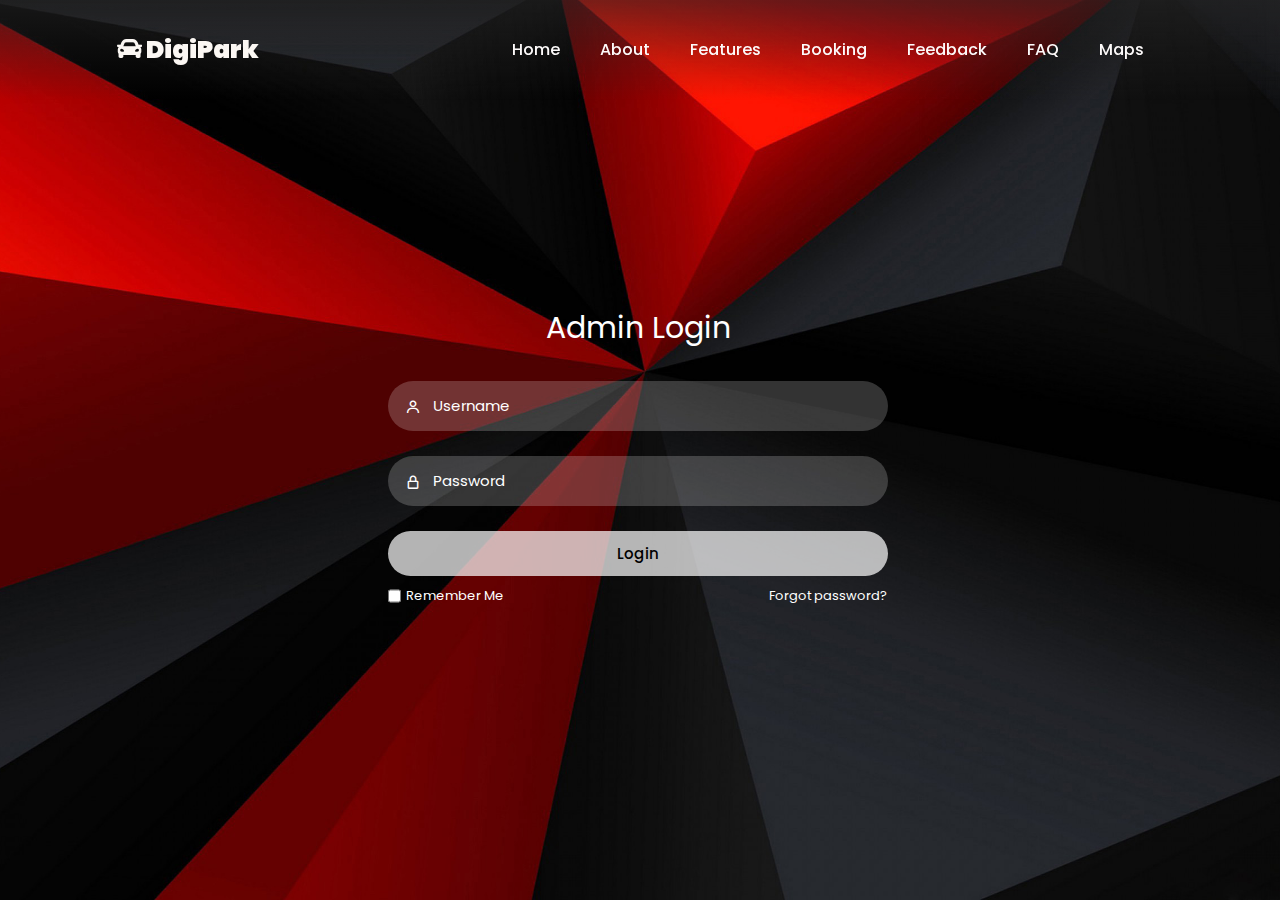
<file: admin.html>
<!DOCTYPE html>
<html lang="en">

<head>
    <meta charset="UTF-8">
    <meta http-equiv="X-UA-Compatible" content="IE=edge">
    <meta name="viewport" content="width=device-width, initial-scale=1.0">
    <link href='https://unpkg.com/boxicons@2.1.4/css/boxicons.min.css' rel='stylesheet'>
    <link rel="icon"
        href="https://th.bing.com/th/id/R.33188087cf6a123799680dc0a24c4fc9?rik=cz%2bF95ucYeqNTQ&riu=http%3a%2f%2fcdn.onlinewebfonts.com%2fsvg%2fimg_536537.png&ehk=43CeBbfojJycVA0MymUZI0u9RSV82dlWaMbv667C3nY%3d&risl=&pid=ImgRaw&r=0"
        type="image/png/gif">
    <link rel="stylesheet" href="https://cdnjs.cloudflare.com/ajax/libs/font-awesome/5.15.2/css/all.min.css">
    <link rel="stylesheet" href="admin.css">
    <title>DigiPark | Admin Login</title>
</head>

<body>
    <div class="wrapper">
        <nav class="nav">
            <div class="nav-logo" onclick="mainpage()">
                <p><i class="fas fa-car"></i> DigiPark</p>
            </div>
            <div class="nav-menu" id="navMenu">
                <ul>
                    <li><a href="index.html" class="link active">Home</a></li>
                    <li><a href="index.html#features" class="link active">About</a></li>
                    <li><a href="index.html#about" class="link active">Features</a></li>
                    <li><a href="index.html#booking" class="link">Booking</a></li>
                    <li><a href="index.html#contact" class="link">Feedback</a></li>
                    <li><a href="index.html#faq" class="link">FAQ</a></li>
                    <li><a href="index.html#maps" class="link">Maps</a></li>

                </ul>
            </div>
            <div class="nav-menu-btn">
                <i class="bx bx-menu" onclick="myMenuFunction()"></i>
            </div>
        </nav>
        <div class="form-box">

            <div class="login-container" id="login">
                <form onsubmit="verifylogin()">
                    <div class="top">
                        <header>Admin Login</header>
                    </div>
                    <div class="input-box">
                        <input type="text" class="input-field" placeholder="Username" id="adminname" required>
                        <i class="bx bx-user"></i>
                    </div>
                    <div class="input-box">
                        <input type="password" class="input-field" placeholder="Password" id="adminpass" required>
                        <i class="bx bx-lock-alt"></i>
                    </div>
                    <div class="input-box">
                        <input type="submit" class="submit" value="Login">
                    </div>
                </form>
                <div class="two-col">
                    <div class="one">
                        <input type="checkbox" id="login-check">
                        <label for="login-check"> Remember Me</label>
                    </div>
                    <div class="two">
                        <p id="forgotpass" onclick="hackerbhai()">Forgot password?</p>
                    </div>
                </div>
            </div>
        </div>
    </div>
</body>

<script src="script.js"></script>

</html>
</file>
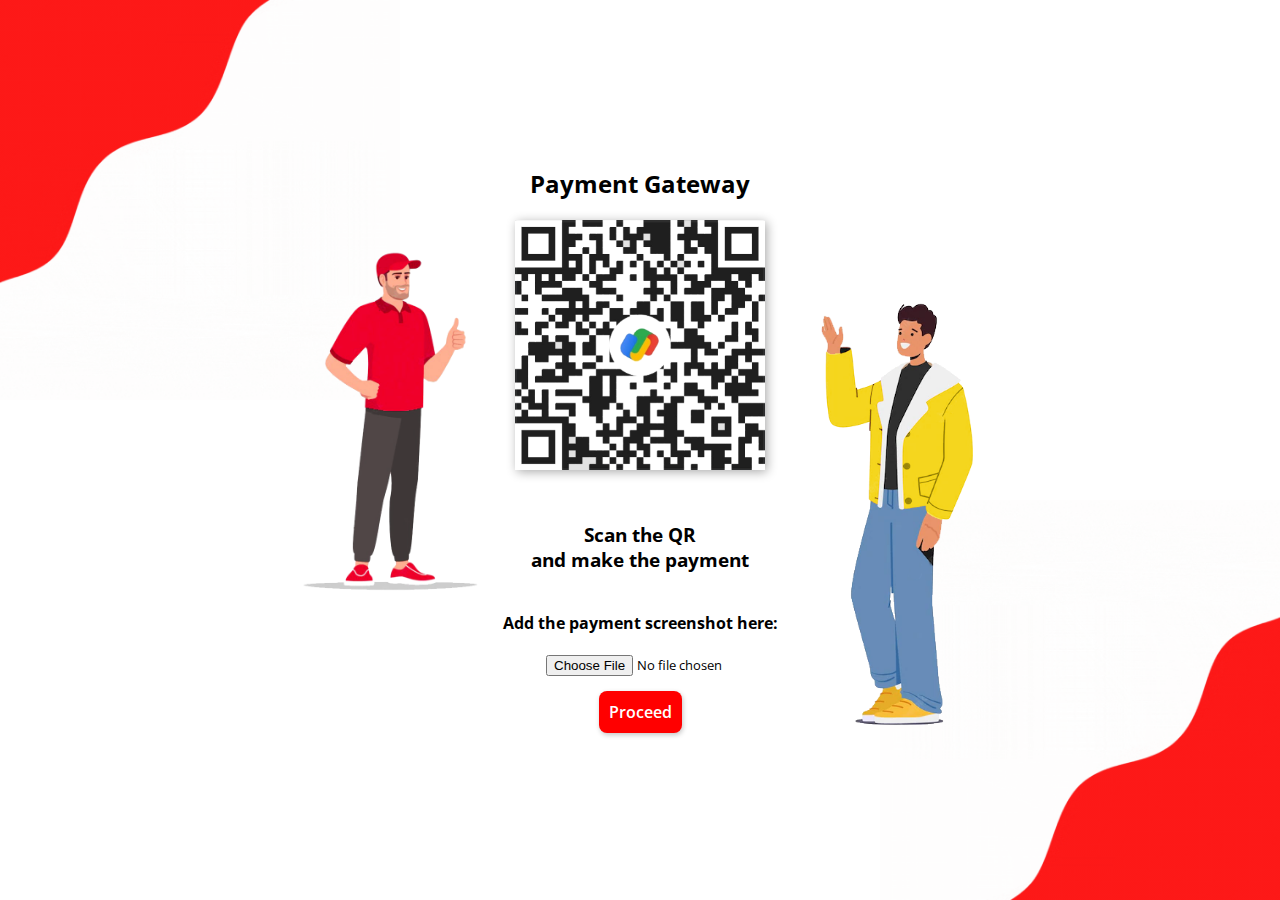
<file: payment.html>
<!DOCTYPE html>
<html lang="en">

<head>
    <meta charset="UTF-8">
    <meta name="viewport" content="width=device-width, initial-scale=1.0">
    <link rel="icon"
        href="https://th.bing.com/th/id/R.33188087cf6a123799680dc0a24c4fc9?rik=cz%2bF95ucYeqNTQ&riu=http%3a%2f%2fcdn.onlinewebfonts.com%2fsvg%2fimg_536537.png&ehk=43CeBbfojJycVA0MymUZI0u9RSV82dlWaMbv667C3nY%3d&risl=&pid=ImgRaw&r=0"
        type="image/png/gif">
    <title>DigiPark | Payment</title>
    <link rel="icon"
        href="https://th.bing.com/th/id/R.33188087cf6a123799680dc0a24c4fc9?rik=cz%2bF95ucYeqNTQ&riu=http%3a%2f%2fcdn.onlinewebfonts.com%2fsvg%2fimg_536537.png&ehk=43CeBbfojJycVA0MymUZI0u9RSV82dlWaMbv667C3nY%3d&risl=&pid=ImgRaw&r=0"
        type="image/png/gif">
    <link rel="preconnect" href="https://fonts.gstatic.com">
    <link href="https://fonts.googleapis.com/css2?family=Open+Sans:wght@300;400;600&display=swap" rel="stylesheet">
    <link rel="stylesheet" href="https://cdnjs.cloudflare.com/ajax/libs/font-awesome/5.15.2/css/all.min.css">
    <link rel="stylesheet" href="payment.css">
    <link rel="stylesheet" href="slotbooking.css">
</head>

<body>
    <section id="headsec">
        <div>
            <h2>Payment Gateway</h2>
        </div>
        <div id="div2">
            <img src="images/QR Code.png" id="img1" alt="error loading QR">
            <img src="images/payment man.png" id="img2" alt="error loading image">
            <img src="images/payment man 2.png" id="img3" alt="error loading image">
        </div>
        <div>
            <h3 id="ruppees">
            </h3>
            <h3>
                Scan the QR <br>and make the payment
            </h3>
        </div>
        <div>
            <form onsubmit="paymentconfirm()" >
                <div>
                    <h4> Add the payment screenshot here:</h4>
                    <input type="file" id="filebtn" onchange="checking()" accept="image/*" required>
                </div>
                <div id="confirmingdiv">
                    <input type="submit" id="proceedbtn" value="Proceed">
                </div>
                <div id="urlpreview" style="display: none;" >
        
                </div>
            </form>
        </div>

        <div>
            <img src="./images/Untitled design (17).gif" class="tryingit" alt="error">
        </div>
        <div>
            <img src="./images/Untitled design (17).gif" class="tryingit2" alt="error">
        </div>
        <div>
            <img src="./images/yessss.gif" class="tryingit3" alt="error">
        </div>
    </section>

</body>
<script src="payment.js"></script>

</html>
</file>
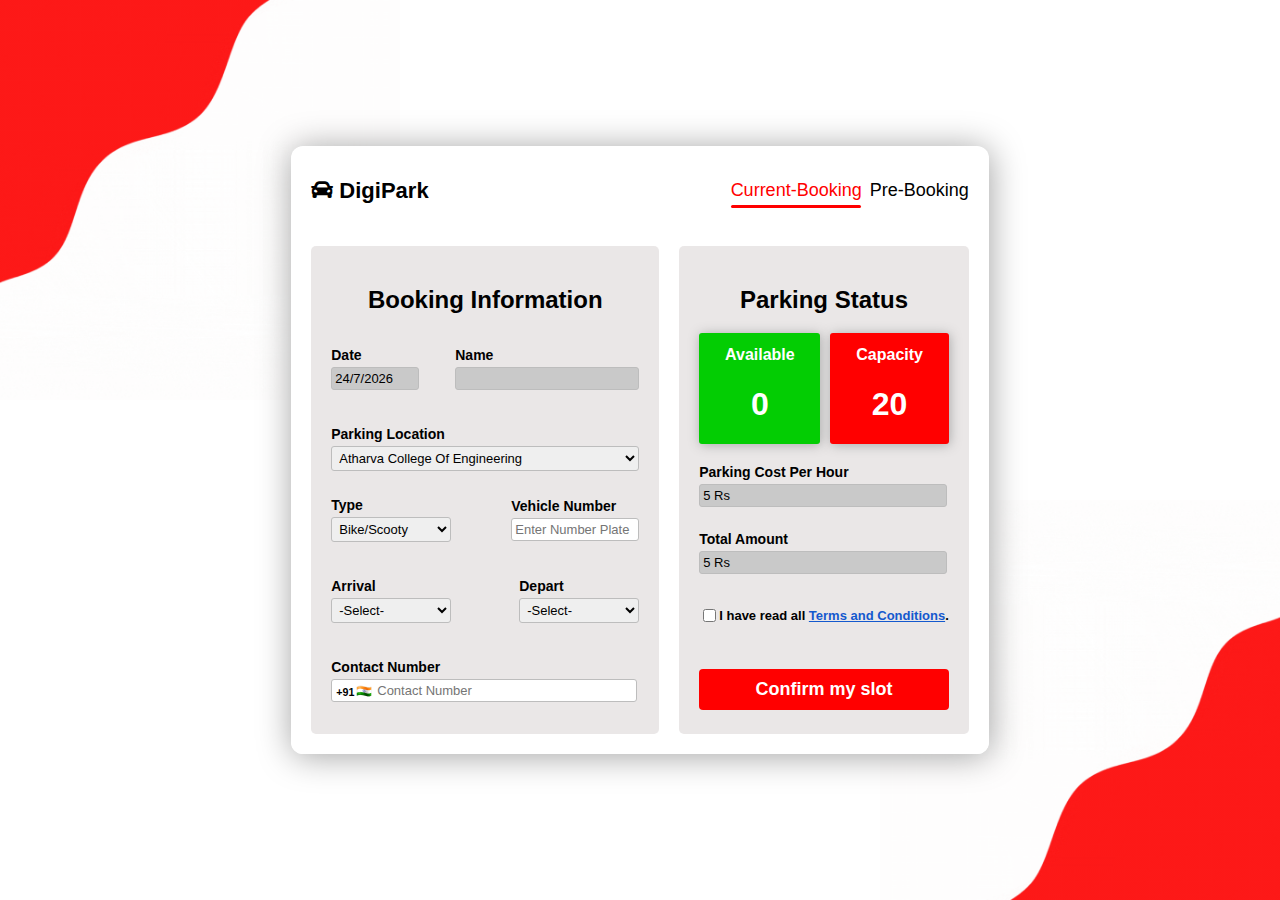
<file: slotbooking.html>
<!DOCTYPE html>
<html lang="en">

<head>
    <meta charset="UTF-8">
    <meta name="viewport" content="width=device-width, initial-scale=1.0">
    <link rel="icon"
        href="https://th.bing.com/th/id/R.33188087cf6a123799680dc0a24c4fc9?rik=cz%2bF95ucYeqNTQ&riu=http%3a%2f%2fcdn.onlinewebfonts.com%2fsvg%2fimg_536537.png&ehk=43CeBbfojJycVA0MymUZI0u9RSV82dlWaMbv667C3nY%3d&risl=&pid=ImgRaw&r=0"
        type="image/png/gif">
    <link rel="stylesheet" href="https://cdnjs.cloudflare.com/ajax/libs/font-awesome/5.15.2/css/all.min.css">
    <title>DigiPark | Slot Booking</title>
    <link rel="stylesheet" href="slotbooking.css">
</head>

<body>
    <div class="container">
        <div class="innercontainer">
            <div class="subcontainer">

                <div class="headofform">
                    <p id="phead"><i class="fas fa-car"></i> DigiPark</p>
                    <div class="headlinks">

                        <p id="p1" onclick="displaynow1(), resettimings(),placedes()">Current-Booking</p>
                        <p id="p2" onclick="displaynow2(), comingsoon()">Pre-Booking</p>
                        <hr id="hr1">
                        <hr id="hr2">




                    </div>
                </div>

                <form onsubmit="confirmslot()">
                    <div class="twoparts">
                        <div class="lightgrey1">
                            <h2>Booking Information</h2>
                            <div class="fp1">
                                <div>
                                    <p>Date</p>
                                    <input type="text" id="fp11" style="background-color:rgb(201, 201, 201); cursor:not-allowed;" class="smallwidth settingpadding" readonly>
                                </div>
                                <div>
                                    <p>Name</p>
                                    <input id="fp12" type="text" class="settingpadding" readonly>
                                </div>
                            </div>
                            <div class="fp2">
                                <div>
                                    <p>Parking Location</p>
                                    <select id="fp21" onchange="placedes(),totalprice(),changept()" class="fullwidth settingpadding" required>
                                        <option value="ACOE">Atharva College Of Engineering</option>
                                        <option value="Mall1">Infiniti Mall</option>
                                        <option value="Mall2">Inorbit Mall</option>
                                    </select>
                                </div>
                            </div>
                            <div class="fp3">
                                <div>
                                    <p>Type</p>
                                    <select id="fp31" class="settingpadding mediumwidth" onchange="totalprice()" required>
                                        <option value="Two Wheeler">Bike/Scooty</option>
                                        <option value="Car">Car</option>
                                    </select>
                                </div>
                                <div>
                                    <p>Vehicle Number</p>
                                    <input id="fp32" required type="text" class="mediumwidth settingpadding"
                                        onblur="uppercaseit()" placeholder="Enter Number Plate">
                                </div>
                            </div>
                            <div class="fp4">
                                <div class="div1">
                                    <p>Arrival</p>
                                    <select id="fp41" onchange="totalprice(),spaceavailable()" required class="mediumwidth settingpadding">
                                        <option value=""></option>
                                    </select>
                                </div>
                                <div>
                                    <p>Depart</p>
                                    <select id="fp42" onchange="totalprice(),spaceavailable()" required class="mediumwidth settingpadding">
                                        <option value=""></option>
                                    </select>
                                </div>
                            </div>
                            <div class="fp5">
                                <div class="hopes">
                                    <img src="./images/indian flag.png" id="hopesimg" alt="error loading image">
                                    <h6 id="hopesh6">+91</h6>
                                    <p>Contact Number</p>
                                    <input type="number" id="fp51" class="settingpadding" placeholder="Contact Number" required>
                                </div>
                            </div>
                        </div>

                        <div class="lightgrey2">
                            <h2>Parking Status</h2>
                            <div class="fp6">
                                <div class="fp6div1">
                                    <h4>Available</h4>
                                    <h1 id="fp61">0</h1>
                                </div>
                                <div class="fp6div2">
                                    <h4>Capacity</h4>
                                    <h1 id="fp62">20</h1>
                                </div>
                            </div>
                            <div>
                                <p>Parking Cost Per Hour</p>
                                <input type="text" class="fullwidth settingpadding" id="fp71" placeholder="0" readonly>
                            </div>
                            <div>
                                <p>Total Amount</p>
                                <input type="text" class="fullwidth settingpadding" id="fp81" placeholder="0" readonly>
                            </div>
                            <div class="checking">
                                <input type="checkbox" id="fp91" required>
                                <p>I have read all <a href="#">Terms and Conditions</a>.</p>
                            </div>
                            <div>
                                <input type="submit" id="finalconfirm" class="fullwidth submitbtn" value="Confirm my slot">
                            </div>
                        </div>
                    </div>
                </form>
            </div>
        </div>
    </div>
    </div>
    <div>
        <img src="./images/Untitled design (17).gif" class="tryingit" alt="error">
    </div>
    <div>
        <img src="./images/Untitled design (17).gif" class="tryingit2" alt="error">
    </div>
    <div>
        <img src="./images/yessss.gif" class="tryingit3" alt="error">
    </div>
</body>


<script src="slotbooking.js"></script>
<script src="slotprebooking.js"></script>

</html>
</file>
<file: admin.css>
@import url('https://fonts.googleapis.com/css2?family=Poppins:wght@400;500&display=swap');
*{  
    margin: 0;
    padding: 0;
    box-sizing: border-box;
    font-family: 'Poppins', sans-serif;
}
body{
    background: url('./images/adminbg.jpg');
    background-size: cover;
    background-repeat: no-repeat;
    background-position: top center;
    background-attachment: fixed;
    overflow: hidden;
}
.wrapper{
    display: flex;
    justify-content: center;
    align-items: center;
    min-height: 100vh;
}
.nav{
    position: fixed;
    top: 0;
    
    display: flex;
    justify-content: space-around;
    width: 100%;
    height: 100px;
    line-height: 100px;
    background: linear-gradient(rgba(39,39,39, 0.6), transparent);
    z-index: 100;
}
.nav-logo p{
    color: rgb(251, 247, 243);
    font-size: 25px;
    font-weight: 900;
    cursor: pointer;
}

.nav-menu ul{
    display: flex;
}
.nav-menu ul li{
    list-style-type: none;
}
.nav-menu ul li .link{
    text-decoration: none;
    font-weight: 500;
    color: #fdfafa;
    padding-bottom: 14px;
    margin: 0 20px;

}
.link:hover, .active:hover{
    border-bottom: 2px solid #fff;
}
.nav-button .btn{
    width: 90px;
    height: 40px;
    font-weight: 500;
    background: rgba(255, 255, 255, 0.4);
    border: none;
    border-radius: 30px;
    cursor: pointer;
    transition: .3s ease;
    
}
.btn:hover{
    background: rgba(255, 255, 255, 0.3);
}
#registerBtn{
    margin-left: 4px;
    
}
.btn.white-btn{

    background: rgba(244, 240, 240, 0.7);
}
.btn.btn.white-btn:hover{
    background: rgba(255, 255, 255, 0.5);
}
.nav-menu-btn{
    display: none;
}
.form-box{
    position: relative;
    display: flex;
    align-items: center;
    justify-content: center;
    width: 512px;
    height: 420px;
    overflow: hidden;
    z-index: 2;
}
.login-container{
    position: absolute;
    left: 4px;
    width: 500px;
    display: flex;
    flex-direction: column;
    transition: .5s ease-in-out;
}
.register-container{
    position: absolute;
    right: -520px;
    width: 500px;
    display: flex;
    flex-direction: column;
    transition: .5s ease-in-out;
}
.top span{
    color: #fff;
    font-size: small;
    padding: 10px 0;
    display: flex;
    justify-content: center;
}
.top span a{
    font-weight: 500;
    color: #fff;
    margin-left: 5px;
}
header{
    color: #fff;
    font-size: 30px;
    text-align: center;
    padding: 10px 0 30px 0;
}
.two-forms{
    display: flex;
    gap: 10px;
}
.input-field{
    font-size: 15px;
    background: rgba(255, 255, 255, 0.2);
    color: #fff;
    height: 50px;
    width: 100%;
    padding: 0 10px 0 45px;
    border: none;
    border-radius: 30px;
    outline: none;
    transition: .2s ease;
}
.input-field:hover, .input-field:focus{
    background: rgba(255, 255, 255, 0.25);
}
::-webkit-input-placeholder{
    color: #fff;
}
.input-box i{
    position: relative;
    top: -35px;
    left: 17px;
    color: #fff;
}
.submit{
    font-size: 15px;
    font-weight: 500;
    color: black;
    height: 45px;
    width: 100%;
    border: none;
    border-radius: 30px;
    outline: none;
    background: rgba(255, 255, 255, 0.7);
    cursor: pointer;
    transition: .3s ease-in-out;
}
.submit:hover{
    background: rgba(255, 255, 255, 0.5);
    box-shadow: 1px 5px 7px 1px rgba(0, 0, 0, 0.2);
}
.two-col{
    display: flex;
    justify-content: space-between;
    color: #fff;
    font-size: small;
    margin-top: 10px;
}
.two-col .one{
    display: flex;
    gap: 5px;
}
.two label a{
    text-decoration: none;
    color: #fff;
}
.two label a:hover{
    text-decoration: underline;
}
#forgotpass:hover{
    cursor: pointer;
    text-decoration: underline;
}
@media only screen and (max-width: 786px){
    .nav-button{
        display: none;
    }
    .nav-menu.responsive{
        top: 100px;
    }
    .nav-menu{
        position: absolute;
        top: -800px;
        display: flex;
        justify-content: center;
        background: rgba(255, 255, 255, 0.2);
        width: 100%;
        height: 90vh;
        backdrop-filter: blur(20px);
        transition: .3s;
    }
    .nav-menu ul{
        flex-direction: column;
        text-align: center;
    }
    .nav-menu-btn{
        display: block;
    }
    .nav-menu-btn i{
        font-size: 25px;
        color: #fff;
        padding: 10px;
        background: rgba(255, 255, 255, 0.2);
        border-radius: 50%;
        cursor: pointer;
        transition: .3s;
    }
    .nav-menu-btn i:hover{
        background: rgba(255, 255, 255, 0.15);
    }
}
@media only screen and (max-width: 540px) {
    .wrapper{
        min-height: 100vh;
    }
    .form-box{
        width: 100%;
        height: 500px;
    }
    .register-container, .login-container{
        width: 100%;
        padding: 0 20px;
    }
    .register-container .two-forms{
        flex-direction: column;
        gap: 0;
    }
}
</file>
<file: payment.css>
*{
    font-family: 'Open Sans', sans-serif;
}
body{
    display:flex;
    align-items: center;
    justify-content: center;
    height:98vh;
}
#ruppees{
    font-size: 30px;
    margin-bottom: 3px;
    font-weight:bold;
    color: rgb(2, 173, 2);
}
#headsec{
    display: flex;
    align-items: center;
    justify-content: center;
    flex-direction: column;
    height: 100%;
}
#div2{
    position: relative;
}
#img1{
    z-index: -2;
    user-select: none;
    width: 250px;
    box-shadow: 2px 2px 10px rgb(171, 171, 171);
}
#img2{
    z-index: -2;
    user-select: none;
    position:absolute;
    left:-230px;
    top:20px;
    width:200px;
}
#img3{
    z-index: -2;
    user-select: none;
    position:absolute;
    right:-230px;
    top:10px;
    width:200px;
}
#headsec div{
    display: flex;
    align-items: center;
    flex-direction: column;
    justify-content: center;
    text-align: center;
}
#proceedbtn{
    font-size: 16px;
    font-weight: 600;
    margin-top:15px;
    margin-bottom: 20px;
    background-color: red;
    color:white;
    border:none;
    padding:10px;
    border-radius:8px;
    cursor: pointer;
    box-shadow: 1px 2px 5px 0px rgb(198, 198, 198);
}
#proceedbtn2{
    font-weight: 600;
    font-size: 16px;
    margin-top:15px;
    margin-bottom: 20px;
    background-color: red;
    color:rgb(230, 229, 229);
    border:none;
    cursor:not-allowed;
    padding:10px;
    border-radius:8px;
    box-shadow: 1px 2px 5px 0px rgb(198, 198, 198);
}
#filebtn{
    margin-left:50px;
}

@media (max-width:698px){
    #img2,#img3{
        display: none;
    }
}
</file>
<file: slotbooking.css>
body{
    position: relative;
    margin:0;
    padding: 0;
    font-family: Helvetica, sans-serif;
    height: 100vh;
}
.container{
   display: flex;
   align-items: center;
   justify-content: center;
    width:100vw;
    height: 100%;
    
}
.innercontainer{
    background-color: white;
    display: flex;
    align-items: center;
    justify-content: center;
    box-shadow: 1px 2px 34px  rgb(161, 161, 161);
    margin: 10px;
    border-radius: 12px;
}
.headofform{
    display: flex;
    align-items: center;
    justify-content: space-between;
    padding-left: 20px;
    padding-right: 20px;
    padding-top: 10px;
}
#phead{
    font-size: 22px;
    font-weight: 600;
}
.headofform p{
    font-size: 18px;
}
.headlinks{
    display: flex;
    position: relative;
}
.headlinks p{
    cursor: pointer;
}
#p1{
    color:red;
    margin-right:8px;
}

#hr1{
    top:35px;
    position: absolute;
    width:130px;
    height:3px;
    background-color: red;
    border-radius: 4px;
    border: none;
    animation-name: test1;
    animation-duration: 0.5s;
}
@keyframes test1{
    from{
        width:0px;
    }
    to{
        width: 130px;
    }
}

#hr2{
    display: none;
    top:35px;
    left:138px;
    position: absolute;
    width:100px;
    height:3px;
    background-color: red;
    border-radius: 4px;
    animation-name: test2;
    animation-duration: 0.5s;
    border: none;
}
@keyframes test2{
    from{
        width:0px;
    }
    to{
        width: 100px;
    }
}
#smallcarr{
    width:65px;
}



.twoparts{
    background: white;
    display: grid;
    grid-gap:20px;
    grid-template-columns: repeat(2,auto);
    padding:20px;
    border-radius: 12px;
}

.twoparts p{
    font-size: 14px;
    margin-bottom:4px;
    font-weight: 600;
}

.lightgrey1{
    background: rgb(218 214 214 / 58%);
    padding:20px;
    border-radius: 5px;

}
.lightgrey1 h2{
    text-align: center;
}

.fp1, .fp3{
    display: flex;
    align-items: center;
    justify-content: space-between;
    margin-bottom: 22px;
}
#fp12{
    cursor:not-allowed;
    user-select:text;
}
.fp4{
    display: flex;
    align-items: center;
    justify-content:space-between;
    margin-bottom: 22px;
}
.div1{
    margin-left:0;
    margin-right:68px;
}
.fp2, .fp5{
    margin-bottom:12px;
    overflow: hidden;
}
#fp51{
    width: 83%;
    padding-left:45px;
}
.smallwidth{
    width: 80px;
}
.mediumwidth{
    width:120px;
}
.fullwidth{
    width:100%;
}
.tryingit{
    bottom:0;
    position: absolute;
    width: 400px;
    height: 400px;
    right:0;
    z-index: -3;
    user-select: none;
}
.tryingit2{
    top:0;
    position: absolute;
    width: 400px;
    height: 400px;
    left:0;
    z-index: -4;
    user-select: none;
    rotate: 180deg;
}
.tryingit3{
    bottom:0;
    position: absolute;
    width: 430px;
    height: 330px;
    left:0;
    z-index: -3;
    user-select: none;
}
.hopes{
    position: relative;
}
#hopesimg{
    width:16px;
    position: absolute;
    bottom:3.9px;
    left: 25px;
}
#hopesh6{
    position: absolute;
    left:5px;
   top:1.3px;
}
.settingpadding{
    outline: none;
    border: 1px solid rgb(189, 189, 189);
    border-radius: 3px;
    font-size: 13px;
    padding:3px;
}
#fp12{
    background-color:rgb(201, 201, 201);
}



.lightgrey2{
    background: rgb(218 214 214 / 58%);
    padding: 20px;
    border-radius: 5px;
}
.lightgrey2 h2{
    text-align: center;
}
.fp6{
    display: grid;
    grid-template-columns: repeat(2,auto);
    grid-gap: 10px;
    margin-bottom:20px;
}
.fp6 div{
    padding-left:10px;
    padding-right:10px;
    color: white;
    box-shadow: 1px 1px 12px rgb(169, 169, 169);
    border-radius: 3px;
    text-align: center;
}
.fp6div1{
    background-color: rgb(3, 205, 3);
}
.fp6div2{
    background-color: red;
}
.fp6 div h4{
    margin-top:13px;
}
#fp61,#fp62{
    user-select: none;
}
#fp71,#fp81{
    background-color:rgb(201, 201, 201);
    cursor:default;
    width:96%;
    margin-bottom:10px
}
.checking{
    display: flex;
    align-items: left;
    justify-content: left;
    margin-top:20px;
}
.checking p{
    font-size:13px;
    margin-top: 4px;
}
.checking p a{
    color:rgb(20, 89, 206)
}
.submitbtn{
    border-radius: 4px;
    cursor: pointer;
    margin-top:42px;
    border: none;
    color:white;
    background-color: red;
    font-weight: 600;
    font-size: 18px;
    padding:10px;
}
.submitbtn:hover{
    background-color: rgb(224, 1, 1);
}
.submitbtn:active{
    background-color: rgb(211, 0, 0);
}
#greybtn{
    color:rgb(187, 187, 187);
    user-select: none;
    cursor:not-allowed;
}
.makeitwhite{
    background-color: white;
}
@media(max-width:450px){
    .container{
        width:350px;
        margin-left: 6.5%;
    }
    #p1,#p2{
        font-size: 14px;
    }
    #hr1{
        width:95px;
    }
    #hr2{
        width:70px;
        left:115px;
    }
    @keyframes test1{
        from{
            width:0px;
        }
        to{
            width: 95px;
        }
    }
    @keyframes test2{
        from{
            width:0px;
        }
        to{
            width: 70px;
        }
    }
}
@media (max-width:640px){
    .twoparts{
        grid-template-columns: repeat(1,auto);
    }
    .container{
        margin-top: 250px;
    }
}
@media(max-width:1496px){
    .tryingit3{
        display: none;
    }
    
}
@media(max-width:400px){
    .tryingit,.tryingit2{
        
        display: none;
    }
    .fp6{
       
        grid-template-columns: repeat(1,auto);
        
    }
    
}
</file>
